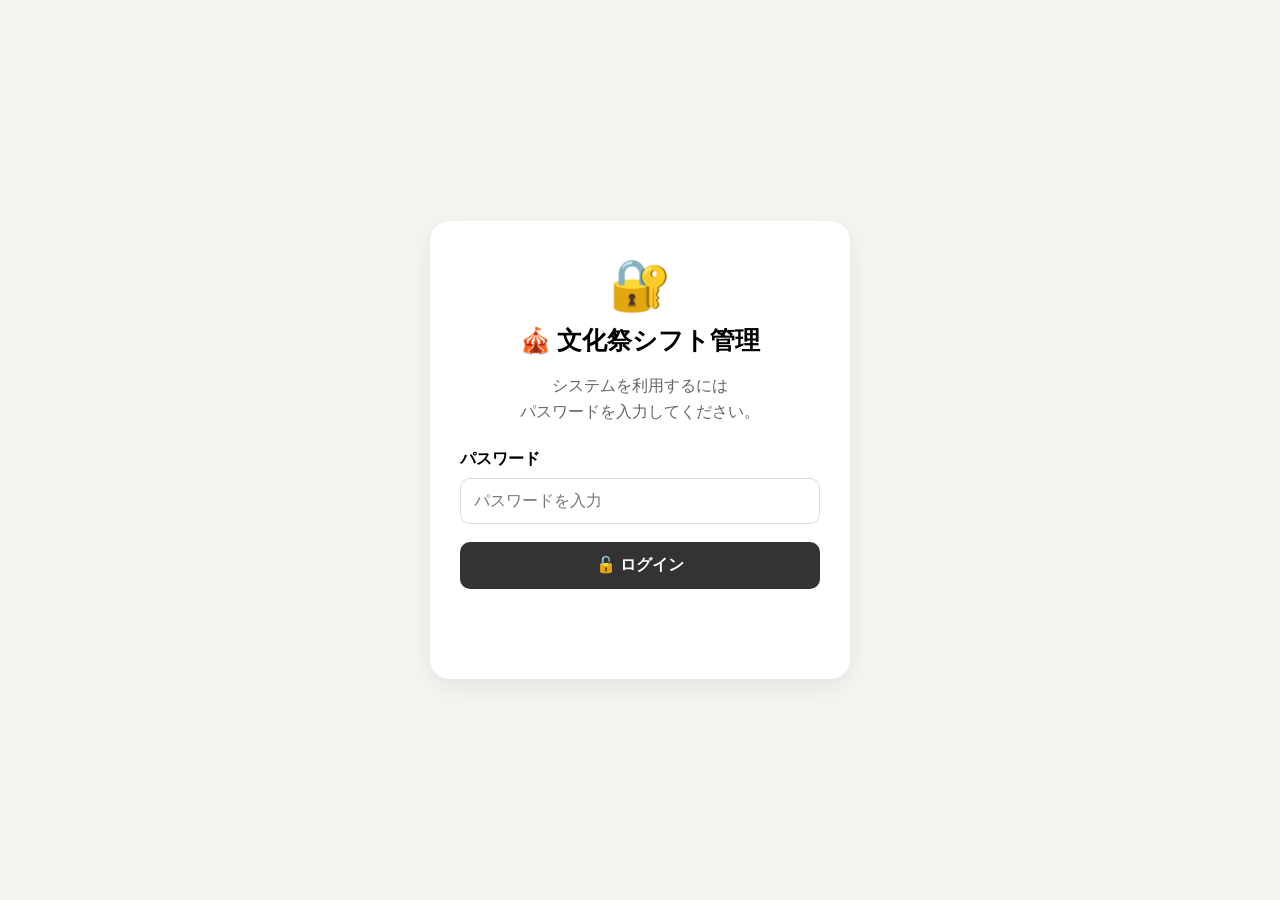
<file: index.html>
<!DOCTYPE html>
<html lang="ja">

<head>
    <meta charset="UTF-8">
    <meta name="viewport" content="width=device-width, initial-scale=1.0">

    <title>文化祭シフト管理</title>

    <link rel="stylesheet" href="style.css">

    <script src="guard.js"></script>
</head>

<body data-system="shift">

    <!-- ヘッダー -->
    <header>
        <h1>文化祭シフト管理</h1>
        <p>スタッフのシフトを確認・管理できます</p>
    </header>


    <main>

        <!-- 開催日選択 -->
        <section class="card">

            <h2>📅 開催日</h2>

            <div class="day-tabs">

                <button
                    class="day-tab active"
                    data-day="1">
                    1日目
                </button>

                <button
                    class="day-tab"
                    data-day="2">
                    2日目
                </button>

            </div>

        </section>

        <section class="card">

            <h2>👤 自分の名前</h2>

            <select id="myNameSelect">

                <option value="">
                    名前を選択してください
                </option>

            </select>

        </section>


        <section
            class="current-shift-card"
            id="currentShiftCard">

            <h2>📍 現在の担当</h2>

            <div id="currentShift">
                名前を選択してください。
            </div>

        </section>


        <section
            class="next-shift-card"
            id="nextShiftCard">

            <h2>⏭️ 次の担当</h2>

            <div id="nextShift">
                名前を選択してください。
            </div>

        </section>


        <!-- シフト表 -->
        <section class="card">

            <h2 id="shiftTitle">1日目のシフト</h2>

            <div class="table-wrapper">

                <table>

                    <thead>
                        <tr>
                            <th>時間</th>
                            <th>🛍️ 物販</th>
                            <th>🎨 ワークショップ</th>
                        </tr>
                    </thead>

                    <tbody id="shiftTable"></tbody>

                </table>

            </div>

        </section>


        <!-- スタッフ管理 -->
        <section class="card">

            <h2>👥 スタッフ管理</h2>

            <button id="manageButton">
                スタッフを管理する
            </button>

        </section>


        <!-- シフト編集 -->
        <section class="card">

            <h2>✏️ シフト編集</h2>

            <p>
                スタッフのシフトを登録・変更できます。
            </p>

            <button id="editButton">
                シフトを編集する
            </button>

        </section>

        <section class="card">

            <h2>🕐 時間帯管理</h2>

            <p>
                シフトで使用する時間帯を設定できます。
            </p>

            <button id="timeButton">
                時間帯を管理する
            </button>

        </section>

        <section class="card">

            <h2>👤 スタッフ別シフト</h2>

            <p>
                スタッフごとの担当時間を確認できます。
            </p>

            <button id="myStaffButton">
                スタッフ別シフトを見る
            </button>

        </section>

    </main>


    <footer>
        <p>文化祭シフト管理</p>
    </footer>


    <script type="module" src="script.js"></script>

</body>

</html>
</file>
<file: style.css>
/* =========================
   基本設定
========================= */

* {
    box-sizing: border-box;
}

body {
    margin: 0;

    background-color: #fff8f5;

    font-family:
        -apple-system,
        BlinkMacSystemFont,
        "Hiragino Kaku Gothic ProN",
        "Yu Gothic",
        sans-serif;

    color: #444;
}


/* =========================
   ヘッダー
========================= */

header {
    background-color: #ffffff;

    text-align: center;

    padding: 25px 15px;

    border-bottom: 1px solid #f0e2dc;
}

header h1 {
    margin: 0;

    color: #e88b9c;

    font-size: 28px;
}

header p {
    margin: 8px 0 0;

    color: #777;

    font-size: 14px;
}


/* =========================
   メイン
========================= */

main {
    width: 95%;
    max-width: 900px;

    margin: 25px auto;
}


/* =========================
   カード
========================= */

.card {
    background-color: #ffffff;

    border-radius: 16px;

    padding: 20px;

    margin-bottom: 20px;

    box-shadow:
        0 3px 10px rgba(0, 0, 0, 0.05);
}

.card h2 {
    margin-top: 0;

    font-size: 20px;

    color: #555;
}


/* =========================
   セレクトボックス
========================= */

select {
    width: 100%;

    padding: 12px;

    border: 1px solid #eadbd5;

    border-radius: 10px;

    background-color: #fffafa;

    font-size: 16px;

    color: #555;
}


/* =========================
   シフト表
========================= */

.table-wrapper {
    width: 100%;

    overflow-x: auto;
}

table {
    width: 100%;

    min-width: 600px;

    border-collapse: collapse;
}

th,
td {
    border: 1px solid #eadbd5;

    padding: 12px;

    text-align: center;
}

th {
    background-color: #fff0f0;

    color: #666;

    font-weight: bold;
}

td {
    background-color: #ffffff;
}


/* 時間の列 */

td:first-child,
th:first-child {
    white-space: nowrap;

    background-color: #fff8f5;
}


/* =========================
   ボタン
========================= */

button {
    width: 100%;

    padding: 13px;

    border: none;

    border-radius: 10px;

    background-color: #e99aaa;

    color: white;

    font-size: 16px;

    font-weight: bold;

    cursor: pointer;
}

button:hover {
    opacity: 0.85;
}


/* =========================
   説明文
========================= */

.card p {
    color: #777;

    font-size: 14px;
}


/* =========================
   フッター
========================= */

footer {
    text-align: center;

    padding: 25px;

    color: #999;

    font-size: 13px;
}


/* =========================
   スマホ
========================= */

@media (max-width: 600px) {

    header {
        padding: 20px 10px;
    }

    header h1 {
        font-size: 23px;
    }

    main {
        width: 92%;
    }

    .card {
        padding: 16px;

        border-radius: 14px;
    }

    .card h2 {
        font-size: 18px;
    }

    th,
    td {
        padding: 10px 8px;

        font-size: 14px;
    }

}

/* =========================
   スタッフ管理
========================= */

#staffForm {
    display: flex;

    flex-direction: column;

    gap: 10px;
}


#staffForm label {
    font-weight: bold;

    margin-top: 5px;
}


#staffForm input[type="text"] {
    width: 100%;

    padding: 12px;

    border: 1px solid #eadbd5;

    border-radius: 10px;

    font-size: 16px;

    background-color: #fffafa;
}


.job-list {
    display: grid;

    grid-template-columns:
        repeat(2, 1fr);

    gap: 10px;

    margin: 5px 0 10px;
}


.job-list label {
    background-color: #fff8f5;

    border: 1px solid #f0e2dc;

    border-radius: 10px;

    padding: 12px;

    font-weight: normal;

    cursor: pointer;
}


.job-list input {
    margin-right: 8px;
}


/* =========================
   スタッフ一覧
========================= */

.staff-item {
    display: flex;

    justify-content: space-between;

    align-items: center;

    gap: 15px;

    padding: 15px;

    margin-bottom: 12px;

    background-color: #fffafa;

    border: 1px solid #f0e2dc;

    border-radius: 12px;
}


.staff-info h3 {
    margin: 0 0 5px;

    color: #555;

    font-size: 17px;
}


.staff-info p {
    margin: 0;

    color: #777;

    font-size: 14px;
}


.staff-buttons {
    display: flex;

    gap: 8px;

    flex-shrink: 0;
}


.staff-buttons button {
    width: auto;

    padding: 8px 14px;

    font-size: 14px;
}


.edit-button {
    background-color: #e7a6b2;
}


.delete-button {
    background-color: #aaa;
}


.empty-message {
    text-align: center;

    color: #999;

    padding: 20px;
}


/* =========================
   スマホ
========================= */

@media (max-width: 600px) {

    .staff-item {
        align-items: flex-start;

        flex-direction: column;
    }


    .staff-buttons {
        width: 100%;
    }


    .staff-buttons button {
        flex: 1;
    }


    .job-list {
        grid-template-columns:
            repeat(2, 1fr);
    }

}

/* =========================
   シフト編集
========================= */

#saveButton {
    margin-top: 20px;
}


#timeSelect,
#salesSelect,
#workshopSelect,
#restSelect {

    width: 100%;

    padding: 12px;

    margin-top: 6px;

    margin-bottom: 15px;

    border: 1px solid #eadbd5;

    border-radius: 10px;

    background-color: #fffafa;

    font-size: 16px;

    color: #555;
}


.card > label {
    display: block;

    font-weight: bold;

    color: #666;

    margin-top: 5px;
}


/* =========================
   シフト一覧
========================= */

#shiftList .staff-item {
    align-items: center;
}


#shiftList .staff-info p {
    margin: 5px 0;

    line-height: 1.5;
}

/* =========================
   開催日タブ
========================= */

.day-tabs {
    display: flex;

    gap: 10px;

    width: 100%;
}


.day-tab {
    flex: 1;

    background-color: #fff0f0;

    color: #e88b9c;

    border: 2px solid #f0d6d6;

    padding: 12px;

    border-radius: 10px;

    font-size: 16px;

    font-weight: bold;

    transition: 0.2s;
}


/* 選択中 */

.day-tab.active {
    background-color: #e99aaa;

    color: white;

    border-color: #e99aaa;
}


/* 押したとき */

.day-tab:active {
    transform: scale(0.98);
}

/* =========================
   時間帯管理
========================= */

#startTime,
#endTime {

    width: 100%;

    padding: 12px;

    margin-top: 6px;

    margin-bottom: 15px;

    border: 1px solid #eadbd5;

    border-radius: 10px;

    background-color: #fffafa;

    font-size: 16px;

    color: #555;

}


.card > label {

    display: block;

    font-weight: bold;

    color: #666;

    margin-top: 5px;

}


/* 時間帯一覧 */

#timeList .staff-item {

    align-items: center;

}


#timeList .staff-info h3 {

    margin: 0;

    font-size: 17px;

    color: #555;

}

/* =========================
   スタッフ複数選択
========================= */

.staff-select-list {

    display: grid;

    grid-template-columns:
        repeat(2, 1fr);

    gap: 10px;

    margin-top: 8px;

    margin-bottom: 20px;

}


.staff-checkbox {

    display: flex;

    align-items: center;

    gap: 8px;

    padding: 12px;

    background-color: #fff8f5;

    border: 1px solid #f0e2dc;

    border-radius: 10px;

    cursor: pointer;

    font-weight: normal;

}


.staff-checkbox input {

    width: 18px;

    height: 18px;

    accent-color: #e99aaa;

}


.staff-checkbox span {

    font-size: 15px;

    color: #555;

}


@media (max-width: 600px) {

    .staff-select-list {

        grid-template-columns:
            1fr;

    }

}

/* =========================
   シフト表 スタッフ表示
========================= */

#shiftTable td {
    vertical-align: middle;
}


/* スタッフ名 */

#shiftTable td:not(:first-child) {
    line-height: 1.8;
    font-weight: bold;
}


/* 時間 */

#shiftTable td:first-child {
    white-space: nowrap;
}

/* =========================
   スタッフ別シフト
========================= */

#staffSelect {

    width: 100%;

    padding: 12px;

    border: 1px solid #eadbd5;

    border-radius: 10px;

    background-color: #fffafa;

    font-size: 16px;

    color: #555;

}


/* シフトカード */

.my-shift-item {

    display: flex;

    align-items: center;

    justify-content: space-between;

    gap: 15px;

    padding: 15px;

    margin-bottom: 10px;

    background-color: #fff8f5;

    border: 1px solid #f0e2dc;

    border-radius: 12px;

}


.my-shift-time {

    font-weight: bold;

    color: #555;

}


.my-shift-job {

    font-weight: bold;

    color: #e28c9c;

}


@media (max-width: 600px) {

    .my-shift-item {

        flex-direction: column;

        align-items: flex-start;

        gap: 5px;

    }

}

/* =========================
   現在・次の担当
========================= */

.current-shift-card,
.next-shift-card {

    background-color: #fff8f5;

    border-radius: 15px;

    padding: 20px;

    margin-bottom: 15px;

    border: 1px solid #f0e2dc;

}


.current-shift-card h2,
.next-shift-card h2 {

    margin-top: 0;

}


.current-time {

    font-size: 20px;

    font-weight: bold;

    margin-bottom: 8px;

}


.current-job {

    font-size: 18px;

    font-weight: bold;

    color: #e28c9c;

}

/* =========================
   シフト編集
========================= */

.card label {

    display: block;

    margin-top: 15px;

    margin-bottom: 6px;

    font-weight: bold;

}


.card select {

    width: 100%;

    box-sizing: border-box;

    padding: 12px;

    border: 1px solid #eadbd5;

    border-radius: 10px;

    background-color: #fffafa;

    font-size: 16px;

}


.job-select {

    display: flex;

    flex-direction: column;

    gap: 10px;

    margin: 10px 0 20px;

}


.job-select label {

    margin: 0;

    padding: 12px;

    border: 1px solid #eadbd5;

    border-radius: 10px;

    background-color: #fff8f5;

}


.job-select input {

    margin-right: 8px;

}


/* 登録済みシフト */

.shift-edit-item {

    padding: 15px;

    margin-bottom: 12px;

    background-color: #fff8f5;

    border: 1px solid #f0e2dc;

    border-radius: 12px;

}


.shift-edit-time {

    font-size: 18px;

    font-weight: bold;

    margin-bottom: 10px;

}


.shift-edit-job > div {

    padding: 8px 0;

    border-top: 1px solid #f0e2dc;

}


.delete-shift-button {

    margin-top: 10px;

    width: 100%;

    padding: 10px;

    border: none;

    border-radius: 8px;

    background-color: #eee;

    cursor: pointer;

}

/* =========================
   スタッフ別シフト
========================= */

.shift-person-group {

    margin-top: 10px;

    padding: 10px;

    border-top: 1px solid #f0e2dc;

}


.shift-job-title {

    font-weight: bold;

    margin-bottom: 6px;

}


.shift-person {

    display: flex;

    justify-content: space-between;

    align-items: center;

    padding: 7px 0;

}


.shift-person button {

    border: none;

    background: transparent;

    cursor: pointer;

    font-size: 16px;

}


.edit-person-button {

    margin-right: 5px;

}
</file>
